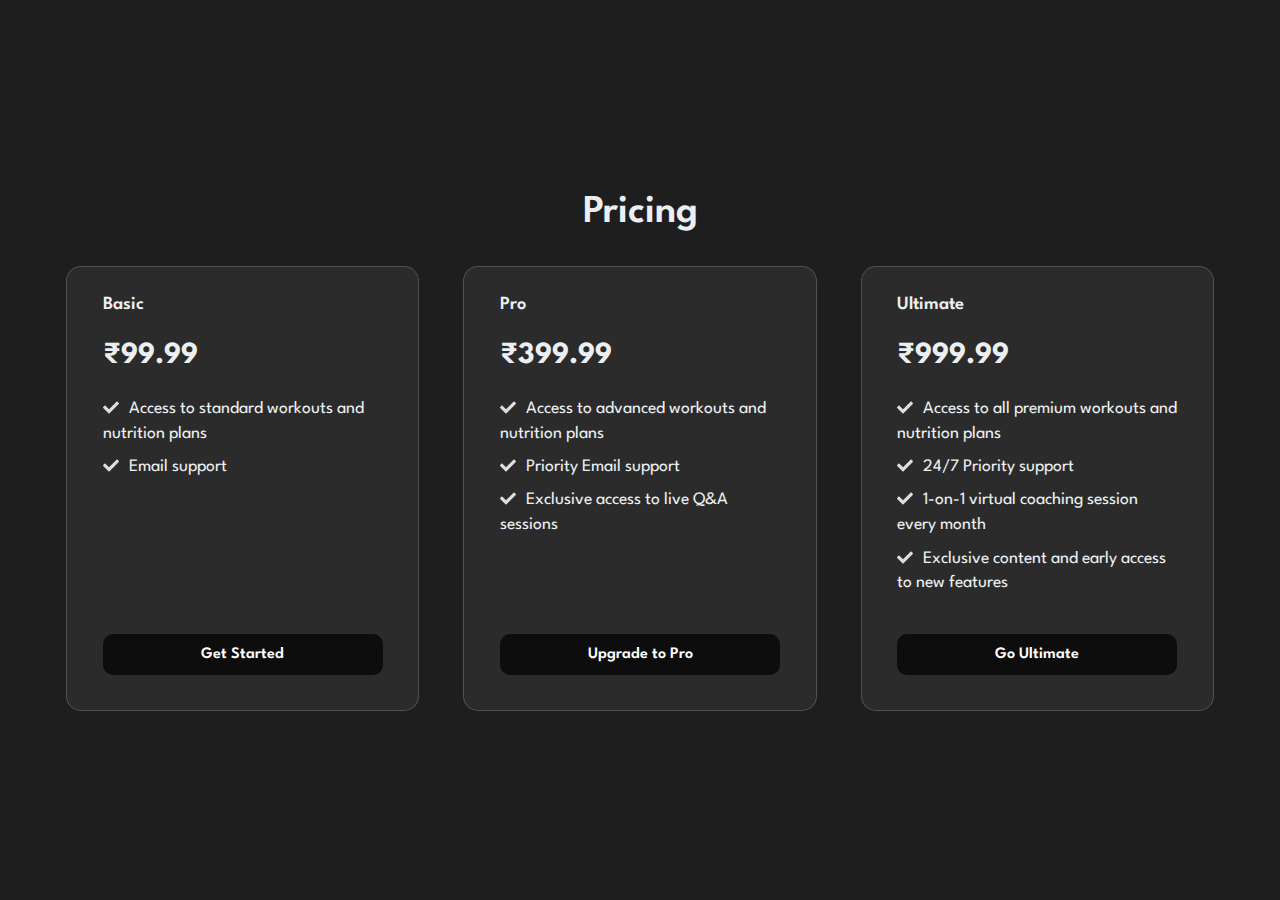
<file: glowing-cards/index.html>
<!DOCTYPE html>
<html lang="en">

<head>
  <meta charset="UTF-8">
  <title>ilya</title>
  <link rel="stylesheet" href="styles.css">

</head>

<body>
  <main class="main flow">
    <h1 class="main__heading">Pricing</h1>
    <div class="main__cards cards">
      <div class="cards__inner">
        <div class="cards__card card">
          <h2 class="card__heading">Basic</h2>
          <p class="card__price">&#8377;99.99</p>
          <ul role="list" class="card__bullets flow">
            <li>Access to standard workouts and nutrition plans</li>
            <li>Email support</li>
          </ul>
          <a href="#basic" class="card__cta cta">Get Started</a>
        </div>

        <div class="cards__card card">
          <h2 class="card__heading">Pro</h2>
          <p class="card__price">&#8377;399.99</p>
          <ul role="list" class="card__bullets flow">
            <li>Access to advanced workouts and nutrition plans</li>
            <li>Priority Email support</li>
            <li>Exclusive access to live Q&A sessions</li>
          </ul>
          <a href="#pro" class="card__cta cta">Upgrade to Pro</a>
        </div>

        <div class="cards__card card">
          <h2 class="card__heading">Ultimate</h2>
          <p class="card__price">&#8377;999.99</p>
          <ul role="list" class="card__bullets flow">
            <li>Access to all premium workouts and nutrition plans</li>
            <li>24/7 Priority support</li>
            <li>1-on-1 virtual coaching session every month</li>
            <li>Exclusive content and early access to new features</li>
          </ul>
          <a href="#ultimate" class="card__cta cta">Go Ultimate</a>
        </div>
      </div>

      <div class="overlay cards__inner"></div>
    </div>
  </main>

  </div>
  <script src="script.js"></script>

</body>

</html>
</file>
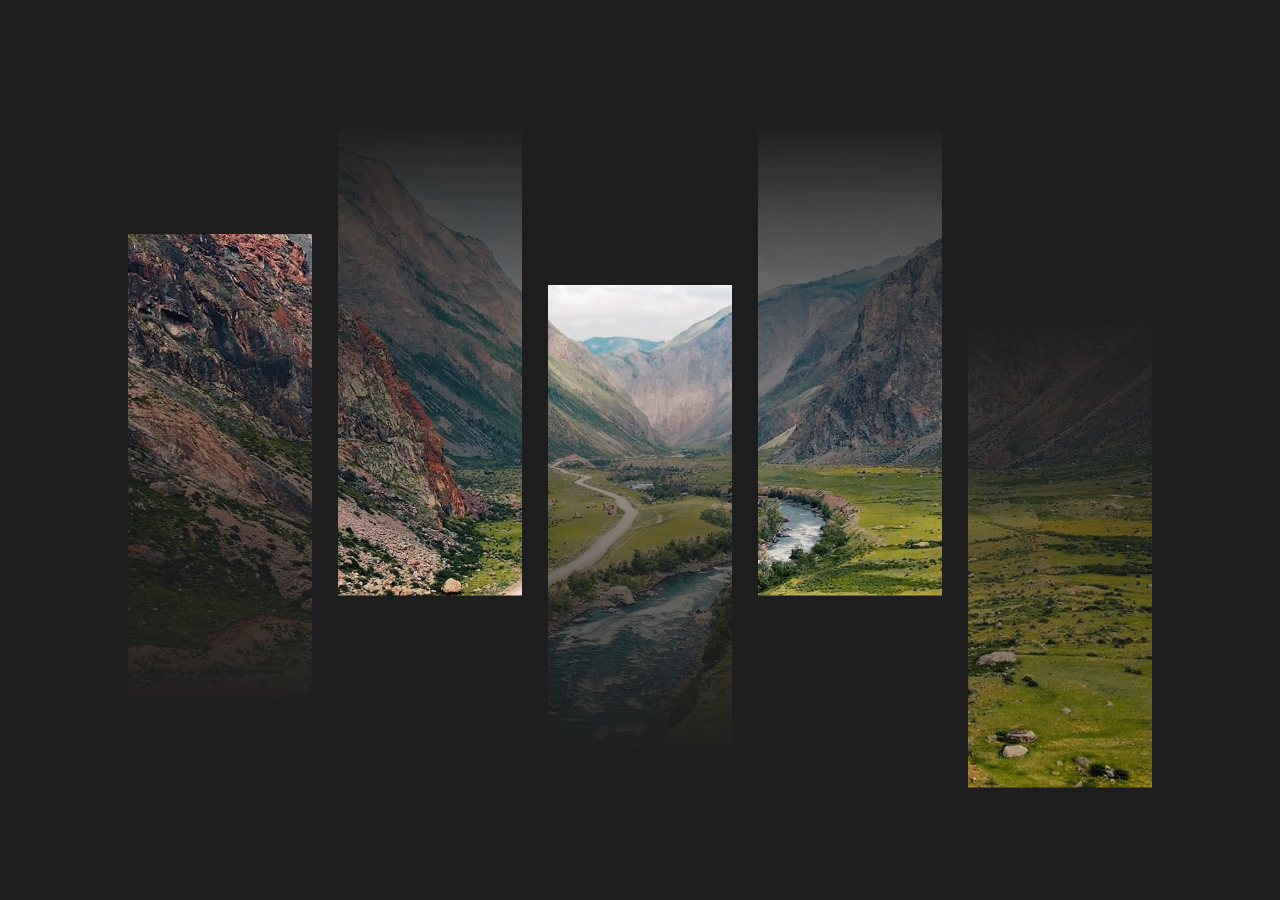
<file: mask-image/index.html>
<!DOCTYPE html>
<html lang="en">

<head>
  <meta charset="UTF-8">
  <title>ilya</title>
  <link rel="stylesheet" href="styles.css">

</head>

<body>
  <div class="container">
    <div class="img" />
  </div>
</body>

</html>
</file>
<file: glowing-cards/styles.css>
@import url('https://fonts.googleapis.com/css2?family=League+Spartan:wght@400;500;600;700;800;900&display=swap');

*,
*::after,
*::before {
  box-sizing: border-box;
  margin: 0;
  padding: 0;
}

html,
body {
  height: 100%;
  min-height: 100vh;
  background-color: #1e1e1e;
}

body {
  display: grid;
  place-items: center;
  font-family: 'League Spartan', system-ui, sans-serif;
  font-size: 1.1rem;
  line-height: 1.2;
  color: #ddd;
}

ul {
  list-style: none;
}

.main {
  max-width: 75rem;
  padding: 3em 1.5em;
}

.main__heading {
  font-weight: 600;
  font-size: 2.25em;
  margin-bottom: 0.75em;
  text-align: center;
  color: #eceff1;
}

.cards {
  position: relative;
}

.cards__inner {
  display: flex;
  flex-wrap: wrap;
  gap: 2.5em;
}

.card {
  --flow-space: 0.5em;
  --hsl: var(--hue), var(--saturation), var(--lightness);
  flex: 1 1 14rem;
  padding: 1.5em 2em;
  display: grid;
  grid-template-rows: auto auto auto 1fr;
  align-items: start;
  gap: 1.25em;
  color: #eceff1;
  background-color: #2b2b2b;
  border: 1px solid #eceff133;
  border-radius: 15px;
}

.card:nth-child(1) {
  --hue: 165;
  --saturation: 82.26%;
  --lightness: 51.37%;
}

.card:nth-child(2) {
  --hue: 291.34;
  --saturation: 95.9%;
  --lightness: 61.76%;
}

.card:nth-child(3) {
  --hue: 338.69;
  --saturation: 100%;
  --lightness: 48.04%;
}

.card__bullets {
  line-height: 1.4;
}

.card__bullets li::before {
  display: inline-block;
  content: url("data:image/svg+xml,%3Csvg xmlns='http://www.w3.org/2000/svg' viewBox='0 0 512 512' width='16' title='check' fill='%23dddddd'%3E%3Cpath d='M173.898 439.404l-166.4-166.4c-9.997-9.997-9.997-26.206 0-36.204l36.203-36.204c9.997-9.998 26.207-9.998 36.204 0L192 312.69 432.095 72.596c9.997-9.997 26.207-9.997 36.204 0l36.203 36.204c9.997 9.997 9.997 26.206 0 36.204l-294.4 294.401c-9.998 9.997-26.207 9.997-36.204-.001z' /%3E%3C/svg%3E");
  transform: translatey(0.25ch);
  margin-right: 1ch;
}

.card__heading {
  font-size: 1.05em;
  font-weight: 600;
}

.card__price {
  font-size: 1.75em;
  font-weight: 700;
}

.flow > * + * {
  margin-top: var(--flow-space, 1.25em);
}

.cta {
  display: block;
  align-self: end;
  margin: 1em 0 0.5em 0;
  text-align: center;
  text-decoration: none;
  color: #fff;
  background-color: #0d0d0d;
  padding: 0.7em;
  border-radius: 10px;
  font-size: 1rem;
  font-weight: 600;
}

.overlay {
  position: absolute;
  inset: 0;
  pointer-events: none;
  user-select: none;
  opacity: var(--opacity, 0);
  -webkit-mask: radial-gradient(
    25rem 25rem at var(--x) var(--y),
    #000 1%,
    transparent 50%
  );
  mask: radial-gradient(
    25rem 25rem at var(--x) var(--y),
    #000 1%,
    transparent 50%
  );
  transition: 400ms mask ease;
  will-change: mask;
}

.overlay .card {
  background-color: hsla(var(--hsl), 0.15);
  border-color: hsla(var(--hsl), 1);
  box-shadow: 0 0 0 1px inset hsl(var(--hsl));
}

.overlay .cta {
  display: block;
  grid-row: -1;
  width: 100%;
  background-color: hsl(var(--hsl));
  box-shadow: 0 0 0 1px hsl(var(--hsl));
}

:not(.overlay) > .card {
  transition: 400ms background ease;
  will-change: background;
}

:not(.overlay) > .card:hover {
  --lightness: 95%;
  background: hsla(var(--hsl), 0.1);
}
</file>
<file: mask-image/styles.css>
*,
*::after,
*::before {
  box-sizing: border-box;
  margin: 0;
  padding: 0;
}

body {
  background-color: #1e1e1e;
}

.container {
  height: 100vh;
  display: flex;
  align-items: center;
  justify-content: center;
}

.img {
  height: 75%;
  width: 80%;
  background-color: white;
  background-image: url('./bg.jpeg');
  background-repeat: no-repeat;
  background-size: 100% 100%;

  -webkit-mask-image: linear-gradient(to bottom, transparent, #000),
    linear-gradient(to bottom, transparent, #000),
    linear-gradient(to bottom, #000, transparent),
    linear-gradient(to bottom, transparent, #000),
    linear-gradient(to bottom, #000, transparent);
  -webkit-mask-size: 18% 70%;
  -webkit-mask-position: 100% 100%, 75% 5%, 50% 85%, 25% 5%, 0 60%;
  -webkit-mask-repeat: no-repeat;

  mask-image: linear-gradient(to bottom, transparent, #000),
    linear-gradient(to bottom, transparent, #000),
    linear-gradient(to bottom, #000, transparent),
    linear-gradient(to bottom, transparent, #000),
    linear-gradient(to bottom, #000, transparent);
  mask-size: 18% 70%;
  mask-position: 100% 100%, 75% 5%, 50% 85%, 25% 5%, 0 60%;
  mask-repeat: no-repeat;
}
</file>
